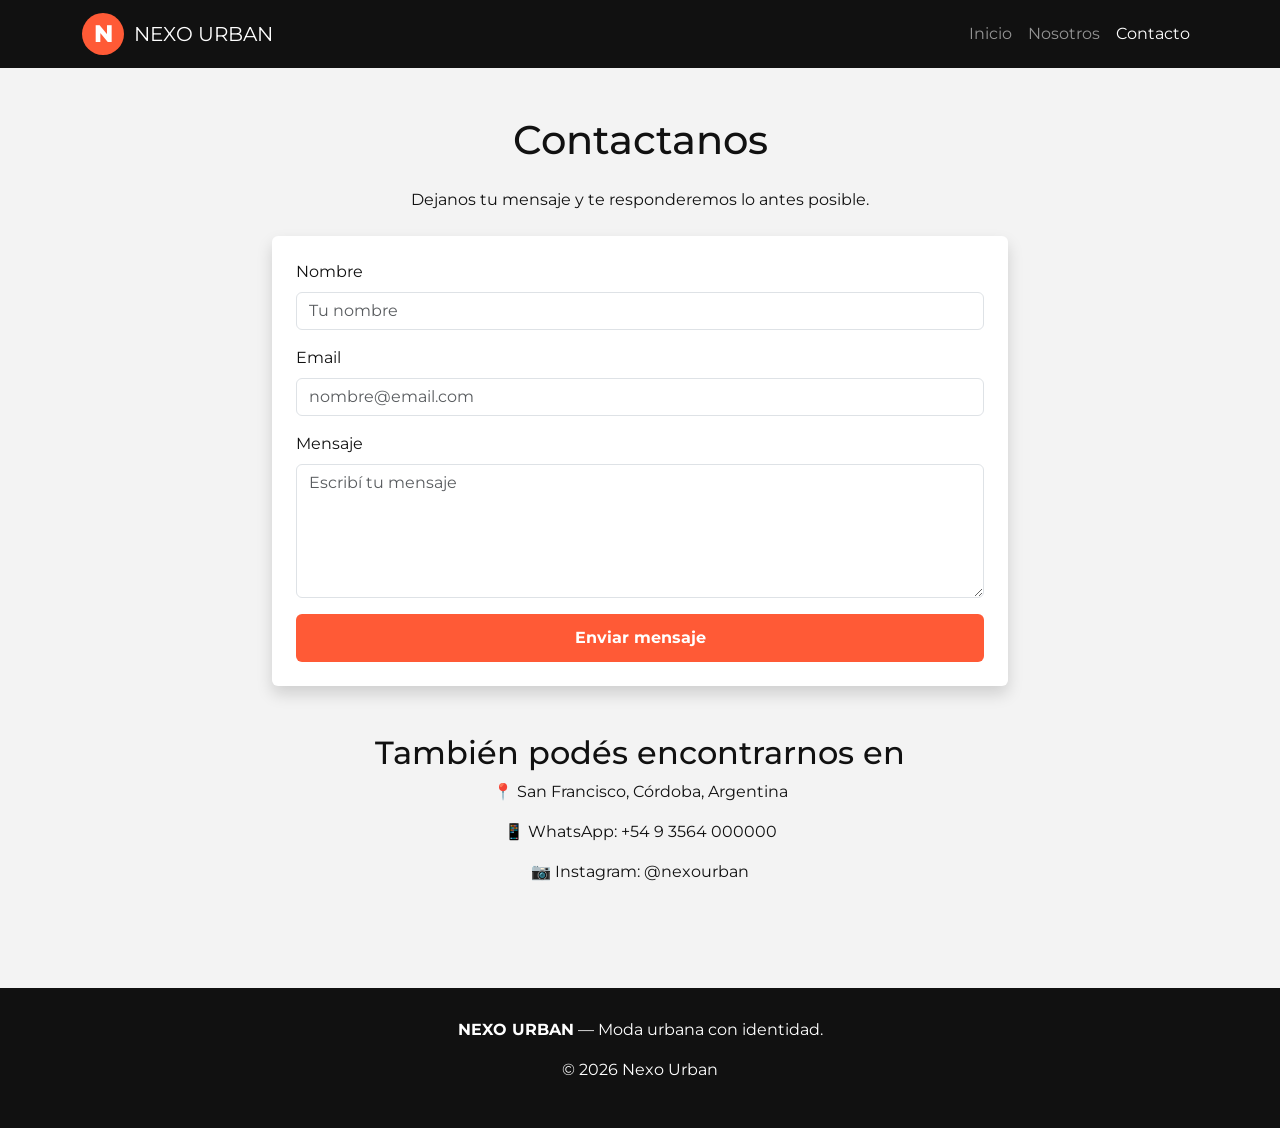
<file: contacto.html>
<!DOCTYPE html>
<html lang="es">
<head>
    <meta charset="UTF-8">
    <meta name="viewport" content="width=device-width, initial-scale=1.0">
    <title>Nexo Urban | Contacto</title>
    <link href="https://cdn.jsdelivr.net/npm/bootstrap@5.3.3/dist/css/bootstrap.min.css" rel="stylesheet">
    <link rel="stylesheet" href="style.css">
</head>
<body>

<nav class="navbar navbar-expand-lg navbar-dark">
    <div class="container">
        <a class="navbar-brand d-flex align-items-center" href="index.html"><span class="logo">N</span><span>NEXO URBAN</span></a>
        <button class="navbar-toggler" type="button" data-bs-toggle="collapse" data-bs-target="#menu"><span class="navbar-toggler-icon"></span></button>
        <div class="collapse navbar-collapse" id="menu">
            <ul class="navbar-nav ms-auto">
                <li class="nav-item"><a class="nav-link" href="index.html">Inicio</a></li>
                <li class="nav-item"><a class="nav-link" href="info.html">Nosotros</a></li>
                <li class="nav-item"><a class="nav-link active" href="contacto.html">Contacto</a></li>
            </ul>
        </div>
    </div>
</nav>

<main class="container py-5">
    <div class="row justify-content-center">
        <div class="col-lg-8">
            <h1 class="text-center mb-4">Contactanos</h1>
            <p class="text-center mb-4">Dejanos tu mensaje y te responderemos lo antes posible.</p>

            <form id="formContacto" class="p-4 shadow rounded bg-white" novalidate>
                <div class="mb-3">
                    <label for="nombre" class="form-label">Nombre</label>
                    <input type="text" class="form-control" id="nombre" placeholder="Tu nombre">
                </div>
                <div class="mb-3">
                    <label for="email" class="form-label">Email</label>
                    <input type="email" class="form-control" id="email" placeholder="nombre@email.com">
                </div>
                <div class="mb-3">
                    <label for="mensaje" class="form-label">Mensaje</label>
                    <textarea class="form-control" id="mensaje" rows="5" placeholder="Escribí tu mensaje"></textarea>
                </div>
                <button type="submit" class="btn btn-nexo w-100">Enviar mensaje</button>
            </form>
            <div id="resultado" class="mt-3"></div>

            <section class="mt-5 text-center">
                <h2>También podés encontrarnos en</h2>
                <p>📍 San Francisco, Córdoba, Argentina</p>
                <p>📱 WhatsApp: +54 9 3564 000000</p>
                <p>📷 Instagram: @nexourban</p>
            </section>
        </div>
    </div>
</main>

<footer><div class="container text-center"><p><strong>NEXO URBAN</strong> — Moda urbana con identidad.</p><p>© 2026 Nexo Urban</p></div></footer>
<button id="volverArriba">↑</button>
<script src="script.js"></script>
</body>
</html>
</file>
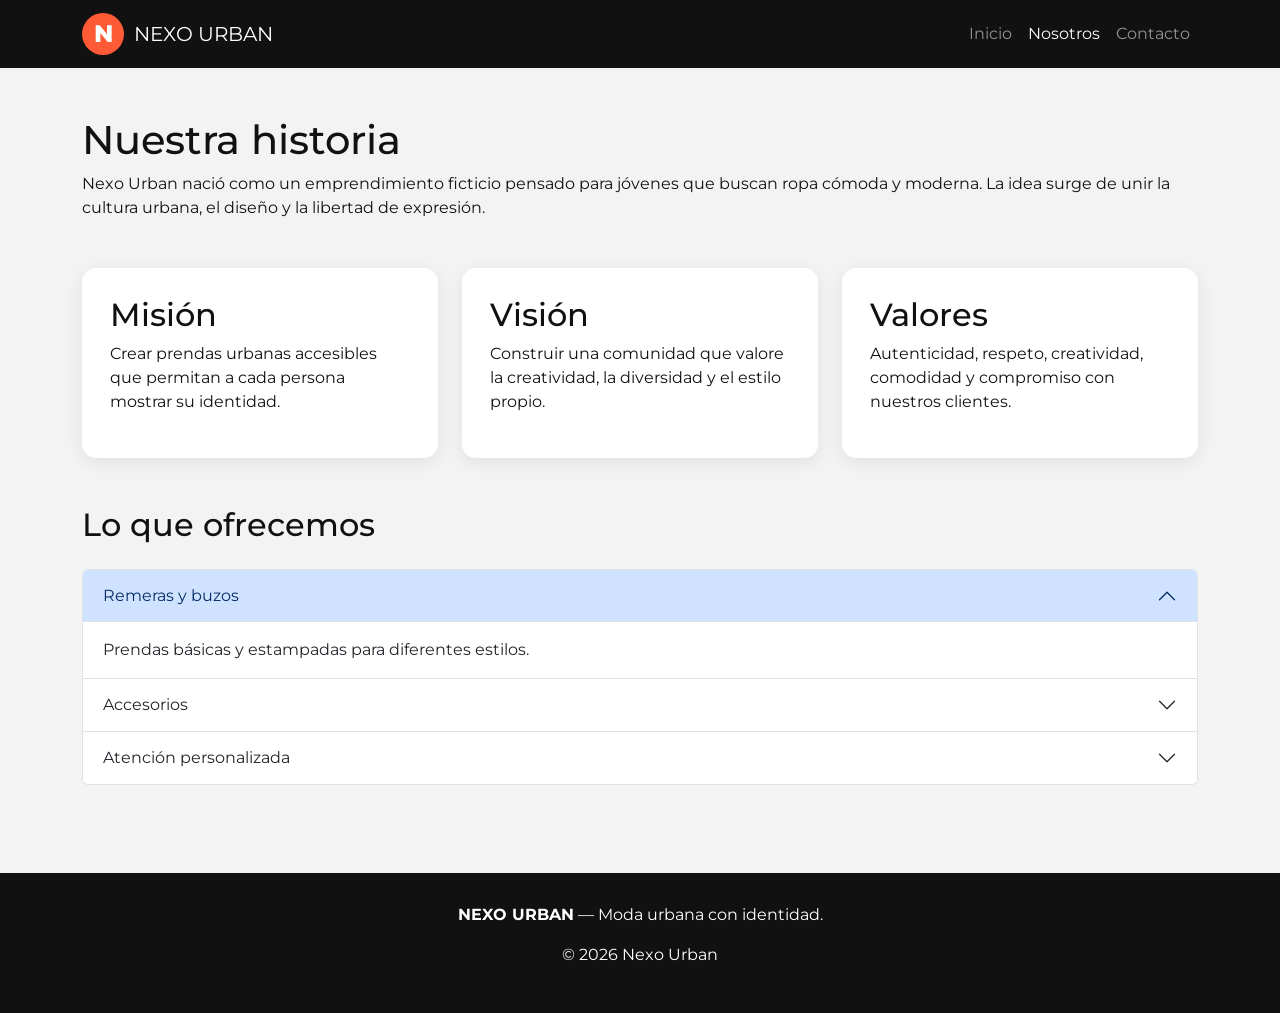
<file: info.html>
<!DOCTYPE html>
<html lang="es">
<head>
    <meta charset="UTF-8">
    <meta name="viewport" content="width=device-width, initial-scale=1.0">
    <title>Nexo Urban | Nosotros</title>
    <link href="https://cdn.jsdelivr.net/npm/bootstrap@5.3.3/dist/css/bootstrap.min.css" rel="stylesheet">
    <link rel="stylesheet" href="style.css">
</head>
<body>

<nav class="navbar navbar-expand-lg navbar-dark">
    <div class="container">
        <a class="navbar-brand d-flex align-items-center" href="index.html">
            <span class="logo">N</span>
            <span>NEXO URBAN</span>
        </a>
        <button class="navbar-toggler" type="button" data-bs-toggle="collapse" data-bs-target="#menu">
            <span class="navbar-toggler-icon"></span>
        </button>
        <div class="collapse navbar-collapse" id="menu">
            <ul class="navbar-nav ms-auto">
                <li class="nav-item"><a class="nav-link" href="index.html">Inicio</a></li>
                <li class="nav-item"><a class="nav-link active" href="info.html">Nosotros</a></li>
                <li class="nav-item"><a class="nav-link" href="contacto.html">Contacto</a></li>
            </ul>
        </div>
    </div>
</nav>

<main class="container py-5">
    <section class="mb-5">
        <h1>Nuestra historia</h1>
        <p>Nexo Urban nació como un emprendimiento ficticio pensado para jóvenes que buscan ropa cómoda y moderna. La idea surge de unir la cultura urbana, el diseño y la libertad de expresión.</p>
    </section>

    <section class="row g-4 mb-5">
        <div class="col-md-4"><div class="info-box"><h2>Misión</h2><p>Crear prendas urbanas accesibles que permitan a cada persona mostrar su identidad.</p></div></div>
        <div class="col-md-4"><div class="info-box"><h2>Visión</h2><p>Construir una comunidad que valore la creatividad, la diversidad y el estilo propio.</p></div></div>
        <div class="col-md-4"><div class="info-box"><h2>Valores</h2><p>Autenticidad, respeto, creatividad, comodidad y compromiso con nuestros clientes.</p></div></div>
    </section>

    <section>
        <h2 class="mb-4">Lo que ofrecemos</h2>
        <div class="accordion" id="acordeon">
            <div class="accordion-item">
                <h2 class="accordion-header"><button class="accordion-button" data-bs-toggle="collapse" data-bs-target="#uno">Remeras y buzos</button></h2>
                <div id="uno" class="accordion-collapse collapse show" data-bs-parent="#acordeon"><div class="accordion-body">Prendas básicas y estampadas para diferentes estilos.</div></div>
            </div>
            <div class="accordion-item">
                <h2 class="accordion-header"><button class="accordion-button collapsed" data-bs-toggle="collapse" data-bs-target="#dos">Accesorios</button></h2>
                <div id="dos" class="accordion-collapse collapse" data-bs-parent="#acordeon"><div class="accordion-body">Gorras y accesorios para completar tu look urbano.</div></div>
            </div>
            <div class="accordion-item">
                <h2 class="accordion-header"><button class="accordion-button collapsed" data-bs-toggle="collapse" data-bs-target="#tres">Atención personalizada</button></h2>
                <div id="tres" class="accordion-collapse collapse" data-bs-parent="#acordeon"><div class="accordion-body">Te ayudamos a encontrar prendas que representen tu estilo.</div></div>
            </div>
        </div>
    </section>
</main>

<footer><div class="container text-center"><p><strong>NEXO URBAN</strong> — Moda urbana con identidad.</p><p>© 2026 Nexo Urban</p></div></footer>
<button id="volverArriba">↑</button>
<script src="https://cdn.jsdelivr.net/npm/bootstrap@5.3.3/dist/js/bootstrap.bundle.min.js"></script>
<script src="script.js"></script>
</body>
</html>
</file>
<file: style.css>
@import url('https://fonts.googleapis.com/css2?family=Montserrat:wght@400;600;700;800&display=swap');

:root {
    --negro: #111111;
    --blanco: #ffffff;
    --gris: #f3f3f3;
    --acento: #ff5a36;
}

* {
    box-sizing: border-box;
}

body {
    margin: 0;
    font-family: 'Montserrat', sans-serif;
    background-color: var(--gris);
    color: var(--negro);
}

.navbar {
    background-color: var(--negro);
}

.logo {
    display: inline-flex;
    align-items: center;
    justify-content: center;
    width: 42px;
    height: 42px;
    margin-right: 10px;
    background: var(--acento);
    color: white;
    font-weight: 800;
    font-size: 24px;
    border-radius: 50%;
}

.carousel-item img {
    height: 560px;
    object-fit: cover;
    filter: brightness(0.55);
}

.carousel-caption {
    bottom: 25%;
}

.carousel-caption h1 {
    font-size: clamp(2rem, 5vw, 4.5rem);
    font-weight: 800;
}

.btn-nexo {
    background-color: var(--acento);
    color: white;
    border: none;
    padding: 12px 24px;
    font-weight: 700;
}

.btn-nexo:hover {
    background-color: #e44725;
    color: white;
}

.saludo {
    color: var(--acento);
    font-weight: 700;
}

.card,
.info-box {
    border: none;
    border-radius: 14px;
}

.info-box {
    height: 100%;
    padding: 28px;
    background: white;
    box-shadow: 0 4px 18px rgba(0,0,0,0.08);
}

footer {
    background: var(--negro);
    color: white;
    padding: 30px 0;
    margin-top: 40px;
}

#volverArriba {
    display: none;
    position: fixed;
    right: 20px;
    bottom: 20px;
    width: 45px;
    height: 45px;
    border: none;
    border-radius: 50%;
    background: var(--acento);
    color: white;
    font-size: 22px;
    cursor: pointer;
}

@media (max-width: 768px) {
    .carousel-item img {
        height: 450px;
    }
}
</file>
